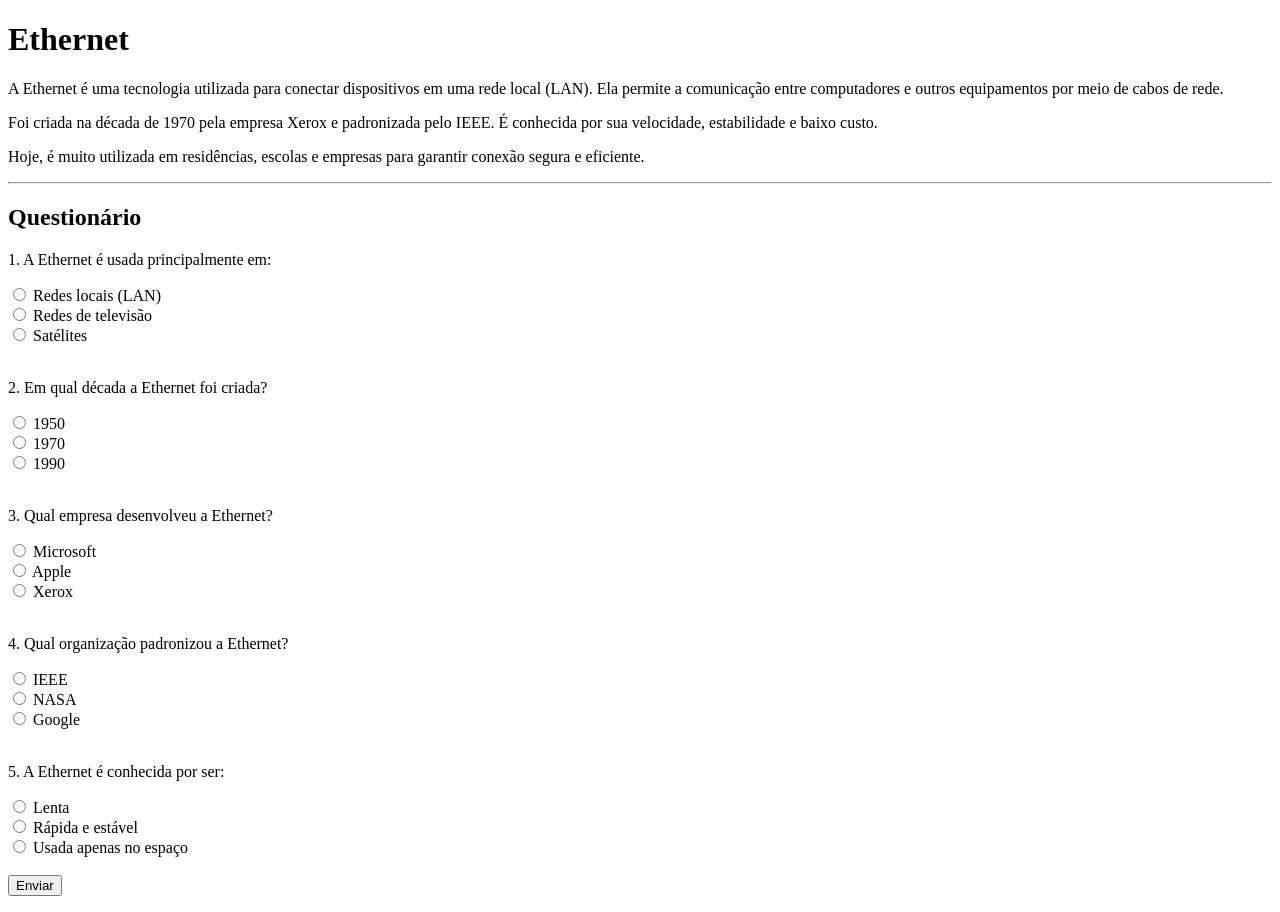
<file: ethernet.html>
<!DOCTYPE html>
<html>
<head>
    <meta charset="UTF-8">
    <title>Ethernet - Explicação e Questionário</title>
</head>
<body>

<h1>Ethernet</h1>

<p>
A Ethernet é uma tecnologia utilizada para conectar dispositivos em uma rede local (LAN).
Ela permite a comunicação entre computadores e outros equipamentos por meio de cabos de rede.
</p>

<p>
Foi criada na década de 1970 pela empresa Xerox e padronizada pelo IEEE.
É conhecida por sua velocidade, estabilidade e baixo custo.
</p>

<p>
Hoje, é muito utilizada em residências, escolas e empresas para garantir conexão segura e eficiente.
</p>

<hr>

<h2>Questionário</h2>

<form onsubmit="enviarFormulario(); return false;">

<p>1. A Ethernet é usada principalmente em:</p>
<input type="radio" name="q1" value="LAN"> Redes locais (LAN)<br>
<input type="radio" name="q1" value="TV"> Redes de televisão<br>
<input type="radio" name="q1" value="SAT"> Satélites<br><br>

<p>2. Em qual década a Ethernet foi criada?</p>
<input type="radio" name="q2" value="1950"> 1950<br>
<input type="radio" name="q2" value="1970"> 1970<br>
<input type="radio" name="q2" value="1990"> 1990<br><br>

<p>3. Qual empresa desenvolveu a Ethernet?</p>
<input type="radio" name="q3" value="Microsoft"> Microsoft<br>
<input type="radio" name="q3" value="Apple"> Apple<br>
<input type="radio" name="q3" value="Xerox"> Xerox<br><br>

<p>4. Qual organização padronizou a Ethernet?</p>
<input type="radio" name="q4" value="IEEE"> IEEE<br>
<input type="radio" name="q4" value="NASA"> NASA<br>
<input type="radio" name="q4" value="Google"> Google<br><br>

<p>5. A Ethernet é conhecida por ser:</p>
<input type="radio" name="q5" value="Lenta"> Lenta<br>
<input type="radio" name="q5" value="Rapida"> Rápida e estável<br>
<input type="radio" name="q5" value="Espaco"> Usada apenas no espaço<br><br>

<input type="submit" value="Enviar">

</form>

<p id="mensagem"></p>

<script>
function enviarFormulario() {
    document.getElementById("mensagem").innerText =
        "Formulário enviado com sucesso! Obrigado por responder.";
}
</script>

</body>
</html>
</file>
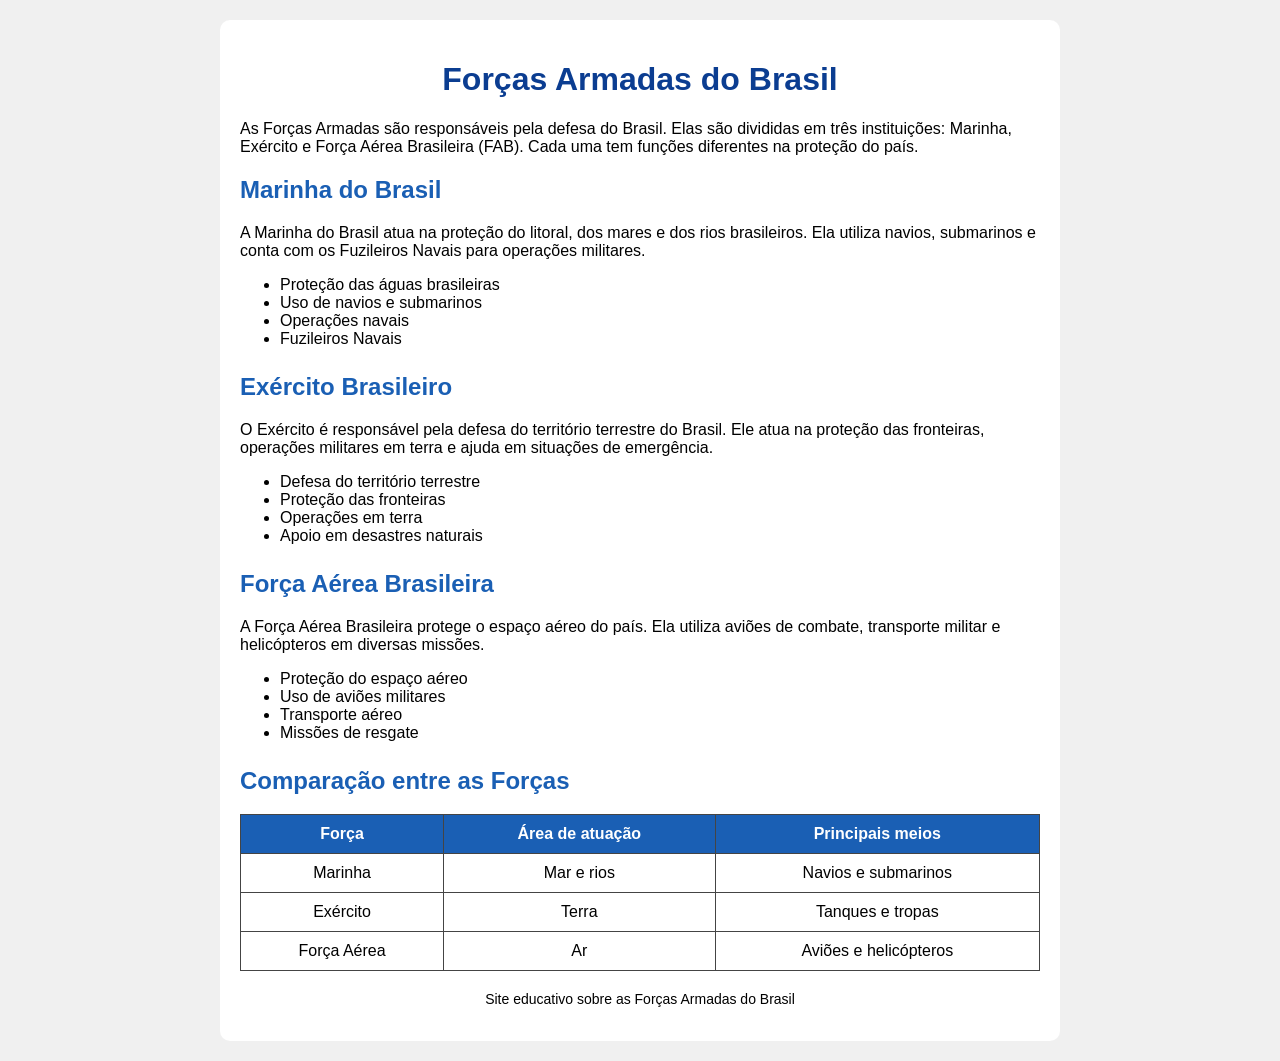
<file: Forças armadas brasileiras.html>
<!DOCTYPE html>
<html lang="pt-BR">
<head>
<meta charset="UTF-8">
<title>Forças Armadas do Brasil</title>

<style>
body{
    font-family: Arial, sans-serif;
    background-color:#f0f0f0;
    margin:20px;
}

h1{
    text-align:center;
    color:#0b3d91;
}

h2{
    color:#1a5fb4;
}

.container{
    background:white;
    padding:20px;
    border-radius:10px;
    max-width:800px;
    margin:auto;
}

.section{
    margin-bottom:25px;
}

table{
    border-collapse:collapse;
    width:100%;
}

table, th, td{
    border:1px solid #444;
}

th{
    background-color:#1a5fb4;
    color:white;
}

th, td{
    padding:10px;
    text-align:center;
}

footer{
    text-align:center;
    margin-top:20px;
    font-size:14px;
}
</style>

</head>

<body>

<div class="container">

<h1>Forças Armadas do Brasil</h1>

<p>
As Forças Armadas são responsáveis pela defesa do Brasil. Elas são divididas em três instituições:
Marinha, Exército e Força Aérea Brasileira (FAB).
Cada uma tem funções diferentes na proteção do país.
</p>

<div class="section">
<h2>Marinha do Brasil</h2>

<p>
A Marinha do Brasil atua na proteção do litoral, dos mares e dos rios brasileiros.
Ela utiliza navios, submarinos e conta com os Fuzileiros Navais para operações militares.
</p>

<ul>
<li>Proteção das águas brasileiras</li>
<li>Uso de navios e submarinos</li>
<li>Operações navais</li>
<li>Fuzileiros Navais</li>
</ul>
</div>

<div class="section">
<h2>Exército Brasileiro</h2>

<p>
O Exército é responsável pela defesa do território terrestre do Brasil.
Ele atua na proteção das fronteiras, operações militares em terra e ajuda em situações de emergência.
</p>

<ul>
<li>Defesa do território terrestre</li>
<li>Proteção das fronteiras</li>
<li>Operações em terra</li>
<li>Apoio em desastres naturais</li>
</ul>
</div>

<div class="section">
<h2>Força Aérea Brasileira</h2>

<p>
A Força Aérea Brasileira protege o espaço aéreo do país.
Ela utiliza aviões de combate, transporte militar e helicópteros em diversas missões.
</p>

<ul>
<li>Proteção do espaço aéreo</li>
<li>Uso de aviões militares</li>
<li>Transporte aéreo</li>
<li>Missões de resgate</li>
</ul>
</div>

<h2>Comparação entre as Forças</h2>

<table>
<tr>
<th>Força</th>
<th>Área de atuação</th>
<th>Principais meios</th>
</tr>

<tr>
<td>Marinha</td>
<td>Mar e rios</td>
<td>Navios e submarinos</td>
</tr>

<tr>
<td>Exército</td>
<td>Terra</td>
<td>Tanques e tropas</td>
</tr>

<tr>
<td>Força Aérea</td>
<td>Ar</td>
<td>Aviões e helicópteros</td>
</tr>

</table>

<footer>
<p>Site educativo sobre as Forças Armadas do Brasil</p>
</footer>

</div>

</body>
</html>
</file>
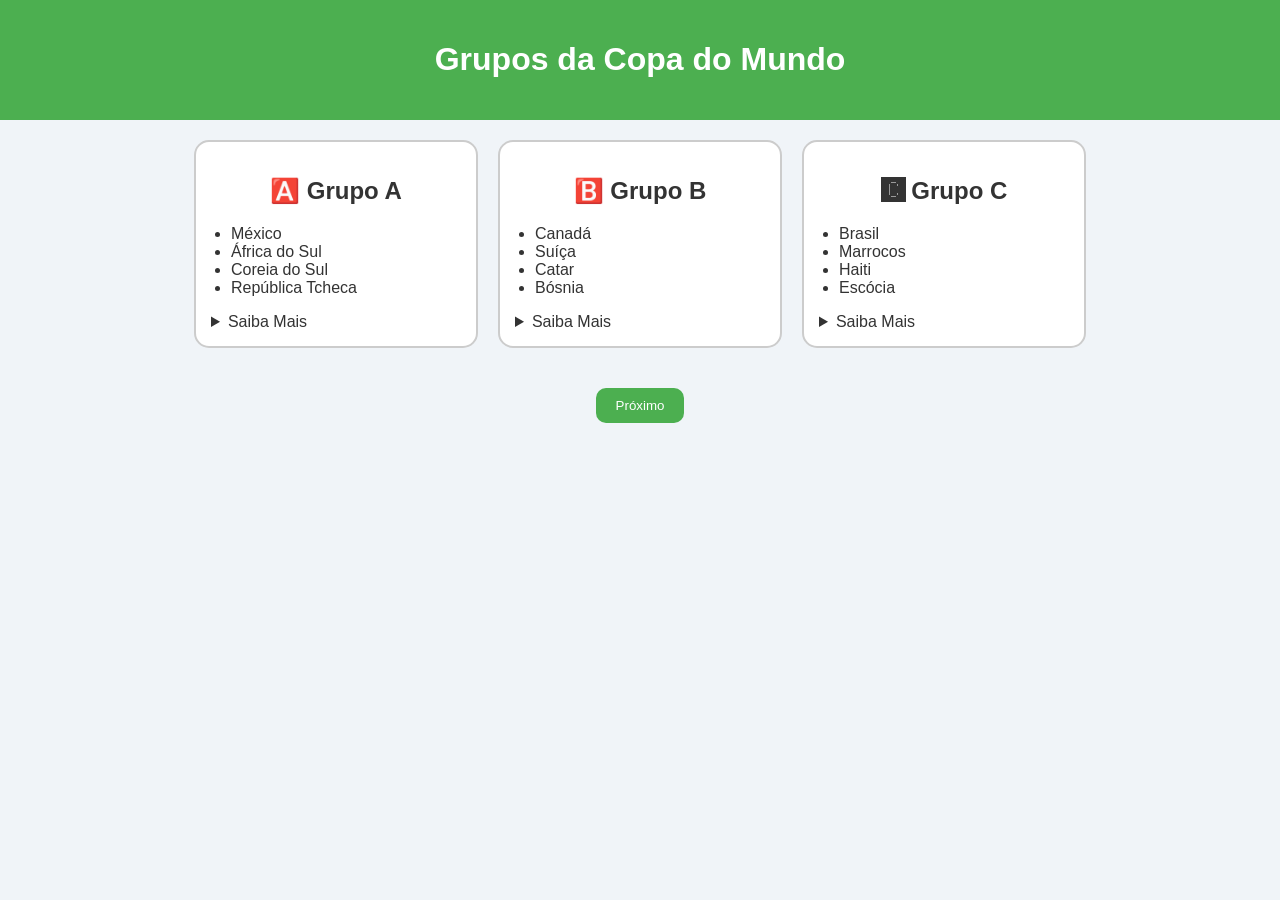
<file: ProvaHTML/ProvaDia2Resolução.html>
<!DOCTYPE html>
<html lang="pt-br">
<head>
    <meta charset="UTF-8">
    <title>Grupos da Copa</title>

    <style>
        body {
            font-family: Arial, sans-serif;
            background-color: #f0f4f8;
            margin: 0;
            padding: 0;
        }

        header {
            text-align: center;
            padding: 20px;
            background-color: #4CAF50;
            color: white;
        }

        .container {
            display: flex;
            justify-content: center;
            align-items: center;
            flex-wrap: wrap;
            gap: 20px;
            padding: 20px;
        }

        .card {
            background-color: white;
            border: 2px solid #ccc;
            border-radius: 15px;
            padding: 15px;
            width: 250px;
            color: #333;
        }

        .card h2 {
            text-align: center;
        }

        ul {
            padding-left: 20px;
        }

        button {
            display: block;
            margin: 20px auto;
            padding: 10px 20px;
            border-radius: 10px;
            border: none;
            background-color: #4CAF50;
            color: white;
            cursor: pointer;
        }

        button:hover {
            background-color: #45a049;
        }
    </style>

</head>
<body>

<header>
    <h1>Grupos da Copa do Mundo</h1>
</header>

<div class="container" id="conteudo">

    <!-- Grupo A -->
    <div class="card">
        <h2>🅰️ Grupo A</h2>
        <ul>
            <li>México</li>
            <li>África do Sul</li>
            <li>Coreia do Sul</li>
            <li>República Tcheca</li>
        </ul>
        <details>
            <summary>Saiba Mais</summary>
            <p>O jogo de abertura será México x África do Sul. Confrontos entre Coreia do Sul e seleções europeias já ocorreram em várias Copas, com histórico equilibrado.</p>
        </details>
    </div>

    <!-- Grupo B -->
    <div class="card">
        <h2>🅱️ Grupo B</h2>
        <ul>
            <li>Canadá</li>
            <li>Suíça</li>
            <li>Catar</li>
            <li>Bósnia</li>
        </ul>
        <details>
            <summary>Saiba Mais</summary>
            <p>O Canadá joga em casa. Catar e Suíça já se enfrentaram recentemente em amistosos.</p>
        </details>
    </div>

    <!-- Grupo C -->
    <div class="card">
        <h2>🅲 Grupo C</h2>
        <ul>
            <li>Brasil</li>
            <li>Marrocos</li>
            <li>Haiti</li>
            <li>Escócia</li>
        </ul>
        <details>
            <summary>Saiba Mais</summary>
            <p>Brasil, Marrocos e Escócia já dividiram grupo em 1998. Brasil nunca perdeu para a Escócia em Copas.</p>
        </details>
    </div>

</div>

<button onclick="trocarGrupos()">Próximo</button>

<script>
    function trocarGrupos() {
        const conteudo = document.getElementById("conteudo");

        conteudo.innerHTML = `
            <div class="card">
                <h2>🅳 Grupo D</h2>
                <ul>
                    <li>Estados Unidos</li>
                    <li>Paraguai</li>
                    <li>Austrália</li>
                    <li>Turquia</li>
                </ul>
                <details>
                    <summary>Saiba Mais</summary>
                    <p>Os EUA jogam em casa. Austrália enfrenta frequentemente seleções sul-americanas.</p>
                </details>
            </div>

            <div class="card">
                <h2>🅴 Grupo E</h2>
                <ul>
                    <li>Alemanha</li>
                    <li>Equador</li>
                    <li>Costa do Marfim</li>
                    <li>Curaçao</li>
                </ul>
                <details>
                    <summary>Saiba Mais</summary>
                    <p>Alemanha costuma dominar grupos. Equador e Costa do Marfim têm estilos físicos semelhantes.</p>
                </details>
            </div>

            <div class="card">
                <h2>🅵 Grupo F</h2>
                <ul>
                    <li>Holanda</li>
                    <li>Japão</li>
                    <li>Tunísia</li>
                    <li>Suécia</li>
                </ul>
                <details>
                    <summary>Saiba Mais</summary>
                    <p>Brasil, Marrocos e Escócia já dividiram grupo em 1998. Brasil nunca perdeu para a Escócia em Copas.</p>
                </details>
            </div>
        `;
    }
</script>

</body>
</html>
</file>
